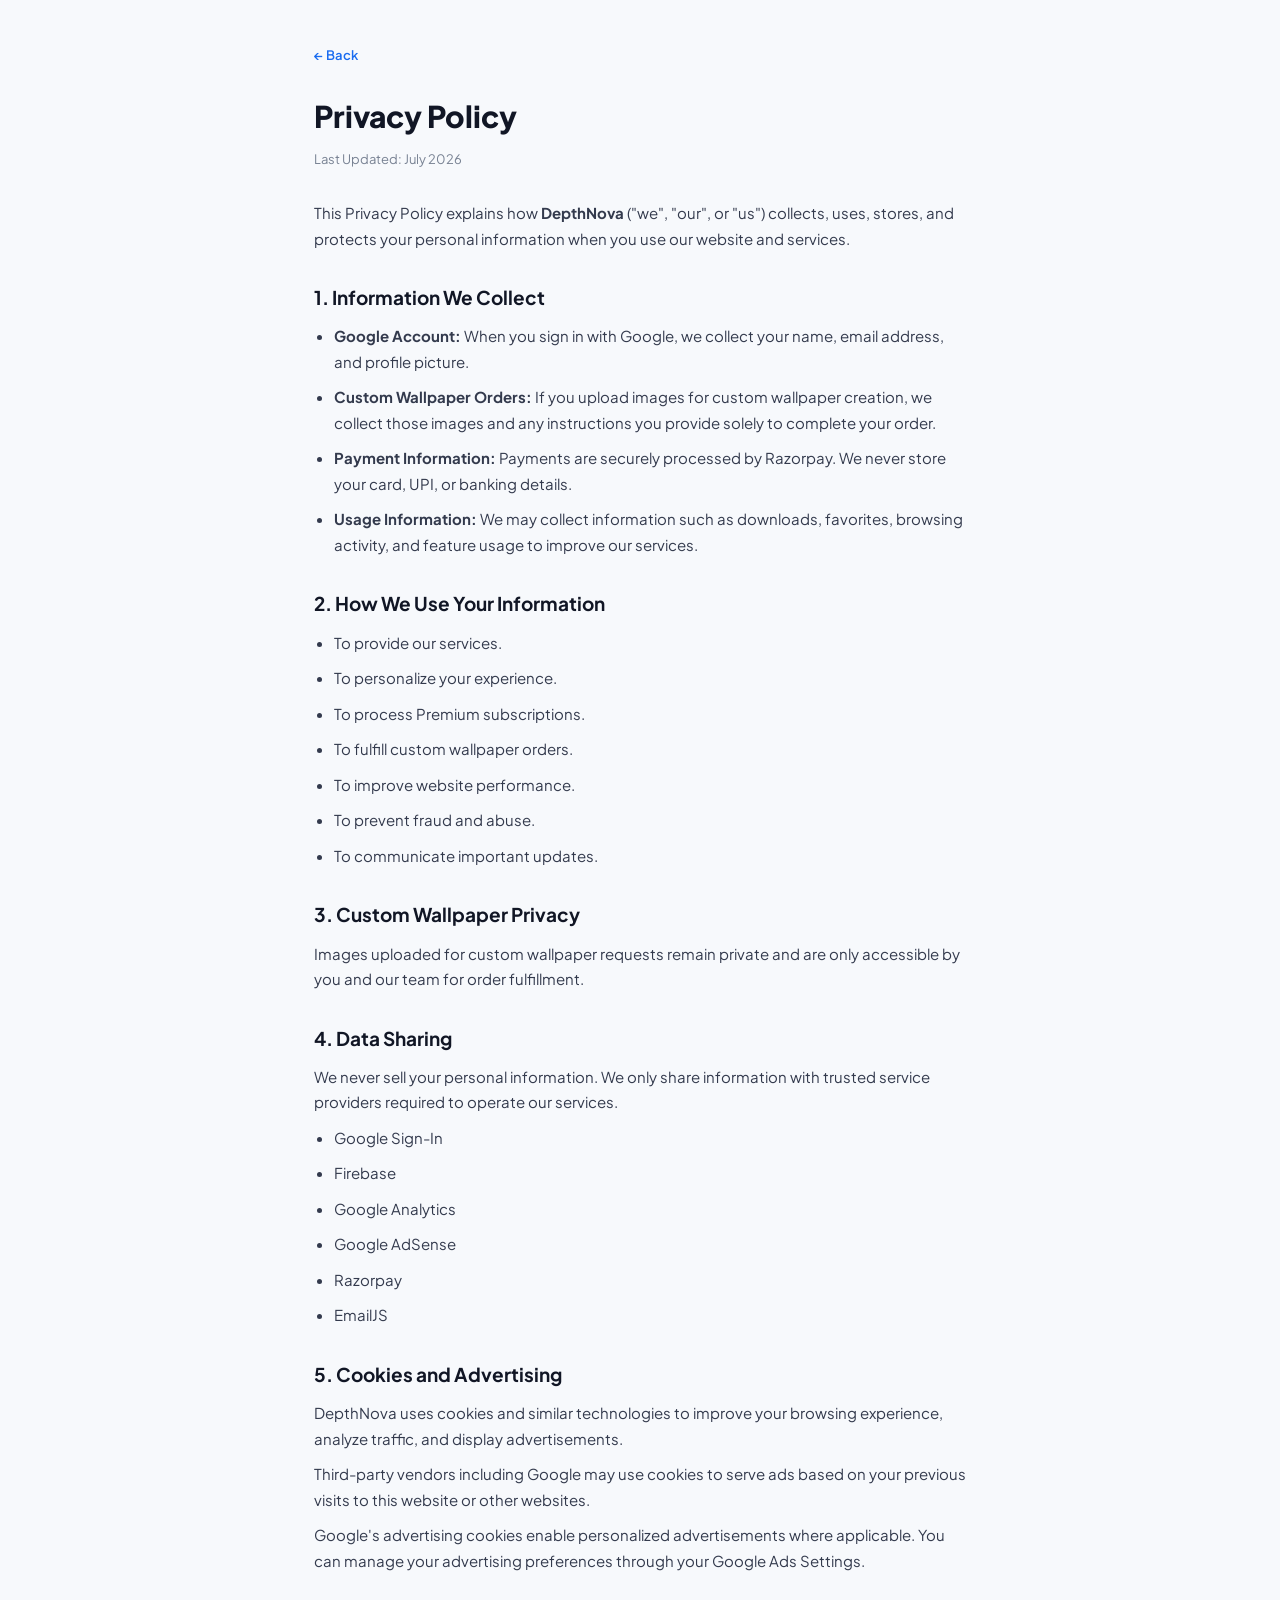
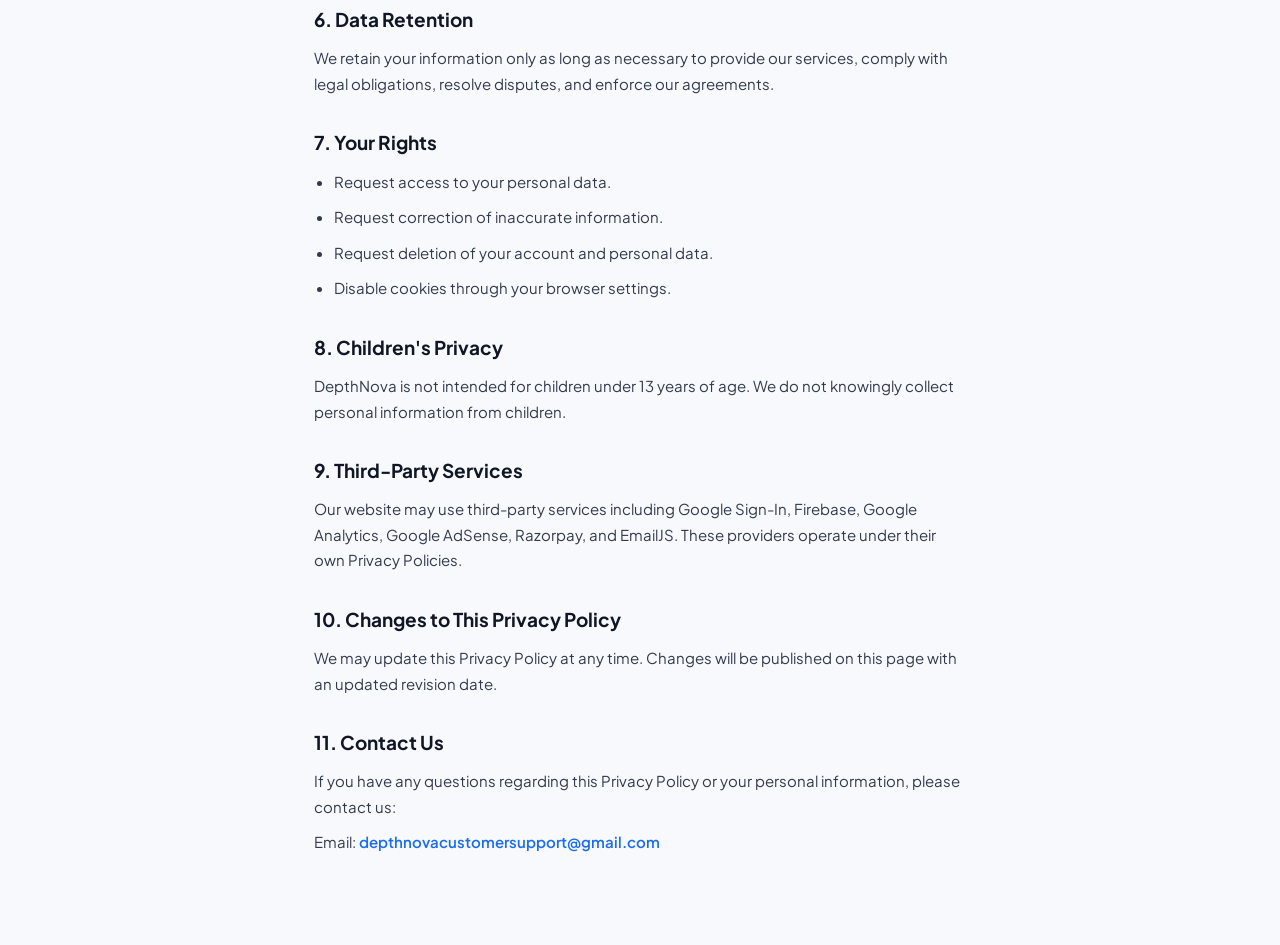
<file: privacy.html>
<!doctype html>
<html lang="en">
<head>
<meta charset="UTF-8" />
<meta name="viewport" content="width=device-width, initial-scale=1.0" />
<title>Privacy Policy — DepthNova</title>

<link href="https://fonts.googleapis.com/css2?family=Plus+Jakarta+Sans:wght@400;500;600;700;800&display=swap" rel="stylesheet" />

<style>
*{
box-sizing:border-box;
margin:0;
padding:0;
font-family:"Plus Jakarta Sans",sans-serif;
}

body{
background:#f7f9fc;
color:#111625;
line-height:1.7;
}

.wrap{
max-width:700px;
margin:auto;
padding:40px 24px 80px;
}

h1{
font-size:30px;
font-weight:800;
margin-bottom:6px;
}

.updated{
color:#788293;
font-size:13px;
margin-bottom:30px;
}

h2{
font-size:19px;
font-weight:700;
margin:30px 0 10px;
}

p,li{
font-size:15px;
color:#333a4d;
margin-bottom:10px;
}

ul{
padding-left:20px;
margin-bottom:10px;
}

a{
color:#1a6cf0;
text-decoration:none;
font-weight:600;
}

a:hover{
text-decoration:underline;
}

.back{
display:inline-block;
margin-bottom:25px;
font-size:13px;
}
</style>

</head>

<body>

<div class="wrap">

<a class="back" href="javascript:history.back()">&larr; Back</a>

<h1>Privacy Policy</h1>

<p class="updated">Last Updated: July 2026</p>

<p>
This Privacy Policy explains how <strong>DepthNova</strong> ("we", "our", or "us") collects, uses, stores, and protects your personal information when you use our website and services.
</p>

<h2>1. Information We Collect</h2>

<ul>
<li><strong>Google Account:</strong> When you sign in with Google, we collect your name, email address, and profile picture.</li>

<li><strong>Custom Wallpaper Orders:</strong> If you upload images for custom wallpaper creation, we collect those images and any instructions you provide solely to complete your order.</li>

<li><strong>Payment Information:</strong> Payments are securely processed by Razorpay. We never store your card, UPI, or banking details.</li>

<li><strong>Usage Information:</strong> We may collect information such as downloads, favorites, browsing activity, and feature usage to improve our services.</li>
</ul>

<h2>2. How We Use Your Information</h2>

<ul>
<li>To provide our services.</li>
<li>To personalize your experience.</li>
<li>To process Premium subscriptions.</li>
<li>To fulfill custom wallpaper orders.</li>
<li>To improve website performance.</li>
<li>To prevent fraud and abuse.</li>
<li>To communicate important updates.</li>
</ul>

<h2>3. Custom Wallpaper Privacy</h2>

<p>
Images uploaded for custom wallpaper requests remain private and are only accessible by you and our team for order fulfillment.
</p>

<h2>4. Data Sharing</h2>

<p>
We never sell your personal information.
We only share information with trusted service providers required to operate our services.
</p>

<ul>
<li>Google Sign-In</li>
<li>Firebase</li>
<li>Google Analytics</li>
<li>Google AdSense</li>
<li>Razorpay</li>
<li>EmailJS</li>
</ul>

<h2>5. Cookies and Advertising</h2>

<p>
DepthNova uses cookies and similar technologies to improve your browsing experience, analyze traffic, and display advertisements.
</p>

<p>
Third-party vendors including Google may use cookies to serve ads based on your previous visits to this website or other websites.
</p>

<p>
Google's advertising cookies enable personalized advertisements where applicable.
You can manage your advertising preferences through your Google Ads Settings.
</p>

<h2>6. Data Retention</h2>

<p>
We retain your information only as long as necessary to provide our services, comply with legal obligations, resolve disputes, and enforce our agreements.
</p>

<h2>7. Your Rights</h2>

<ul>
<li>Request access to your personal data.</li>
<li>Request correction of inaccurate information.</li>
<li>Request deletion of your account and personal data.</li>
<li>Disable cookies through your browser settings.</li>
</ul>

<h2>8. Children's Privacy</h2>

<p>
DepthNova is not intended for children under 13 years of age.
We do not knowingly collect personal information from children.
</p>

<h2>9. Third-Party Services</h2>

<p>
Our website may use third-party services including Google Sign-In, Firebase, Google Analytics, Google AdSense, Razorpay, and EmailJS.
These providers operate under their own Privacy Policies.
</p>

<h2>10. Changes to This Privacy Policy</h2>

<p>
We may update this Privacy Policy at any time.
Changes will be published on this page with an updated revision date.
</p>

<h2>11. Contact Us</h2>

<p>
If you have any questions regarding this Privacy Policy or your personal information, please contact us:
</p>

<p>
Email:
<a href="mailto:depthnovacustomersupport@gmail.com">
depthnovacustomersupport@gmail.com
</a>
</p>

</div>

</body>
</html>
</file>
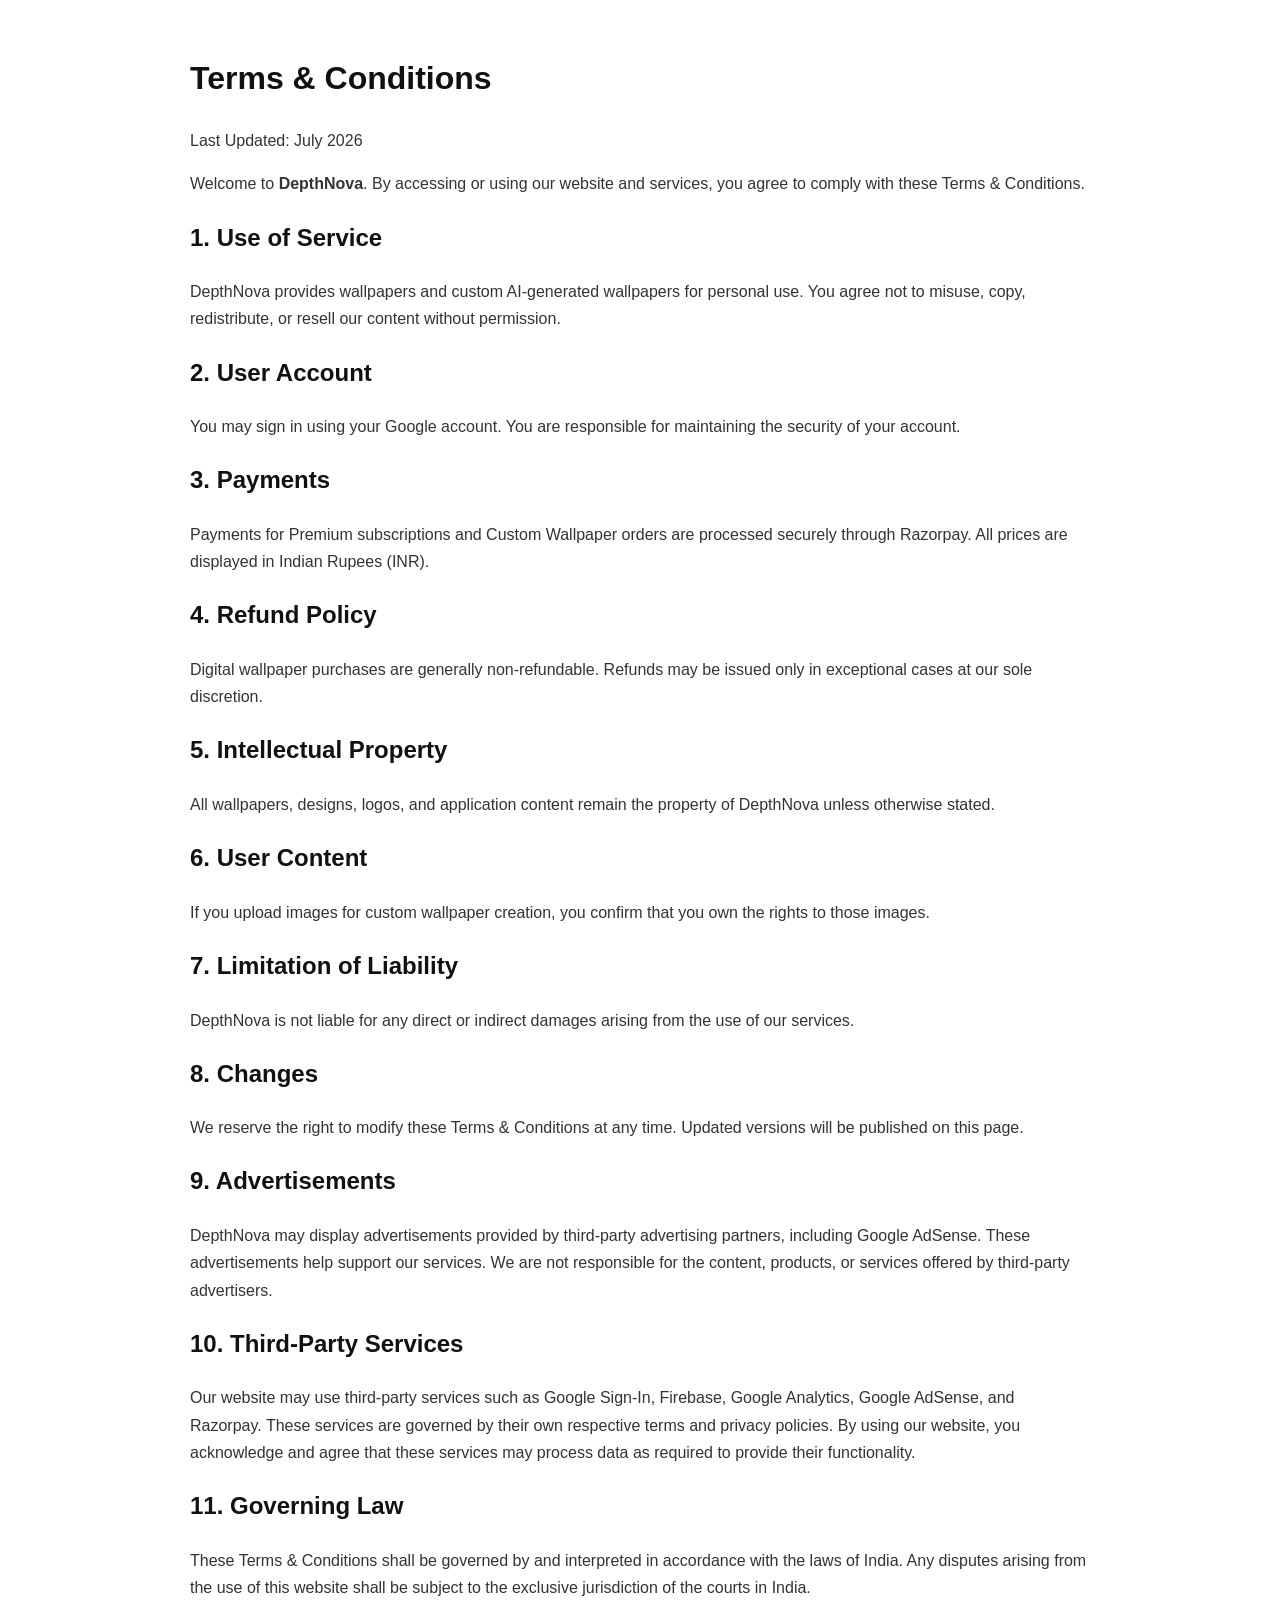
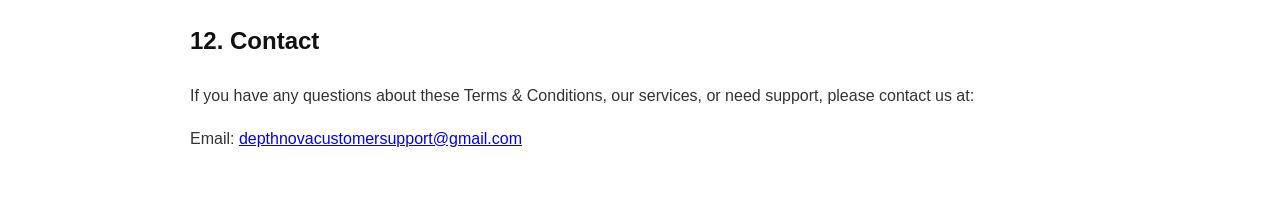
<file: terms.html>
<!DOCTYPE html>
<html lang="en">
<head>
<meta charset="UTF-8">
<meta name="viewport" content="width=device-width, initial-scale=1.0">
<title>Terms & Conditions - DepthNova</title>
<style>
body{
font-family:Arial,sans-serif;
max-width:900px;
margin:auto;
padding:30px;
line-height:1.7;
color:#333;
}
h1,h2{
color:#111;
}
</style>
</head>
<body>

<h1>Terms & Conditions</h1>

<p>Last Updated: July 2026</p>

<p>Welcome to <strong>DepthNova</strong>. By accessing or using our website and services, you agree to comply with these Terms & Conditions.</p>

<h2>1. Use of Service</h2>
<p>DepthNova provides wallpapers and custom AI-generated wallpapers for personal use. You agree not to misuse, copy, redistribute, or resell our content without permission.</p>

<h2>2. User Account</h2>
<p>You may sign in using your Google account. You are responsible for maintaining the security of your account.</p>

<h2>3. Payments</h2>
<p>Payments for Premium subscriptions and Custom Wallpaper orders are processed securely through Razorpay. All prices are displayed in Indian Rupees (INR).</p>

<h2>4. Refund Policy</h2>
<p>Digital wallpaper purchases are generally non-refundable. Refunds may be issued only in exceptional cases at our sole discretion.</p>

<h2>5. Intellectual Property</h2>
<p>All wallpapers, designs, logos, and application content remain the property of DepthNova unless otherwise stated.</p>

<h2>6. User Content</h2>
<p>If you upload images for custom wallpaper creation, you confirm that you own the rights to those images.</p>

<h2>7. Limitation of Liability</h2>
<p>DepthNova is not liable for any direct or indirect damages arising from the use of our services.</p>

<h2>8. Changes</h2>
<p>We reserve the right to modify these Terms & Conditions at any time. Updated versions will be published on this page.</p>

<h2>9. Advertisements</h2>
<p>DepthNova may display advertisements provided by third-party advertising partners, including Google AdSense. These advertisements help support our services. We are not responsible for the content, products, or services offered by third-party advertisers.</p>

<h2>10. Third-Party Services</h2>
<p>Our website may use third-party services such as Google Sign-In, Firebase, Google Analytics, Google AdSense, and Razorpay. These services are governed by their own respective terms and privacy policies. By using our website, you acknowledge and agree that these services may process data as required to provide their functionality.</p>

<h2>11. Governing Law</h2>
<p>These Terms & Conditions shall be governed by and interpreted in accordance with the laws of India. Any disputes arising from the use of this website shall be subject to the exclusive jurisdiction of the courts in India.</p>

<h2>12. Contact</h2>
<p>If you have any questions about these Terms & Conditions, our services, or need support, please contact us at:</p>

<p>
Email:
<a href="mailto:depthnovacustomersupport@gmail.com">
depthnovacustomersupport@gmail.com
</a>
</p>
  
</body>
</html>
</file>
